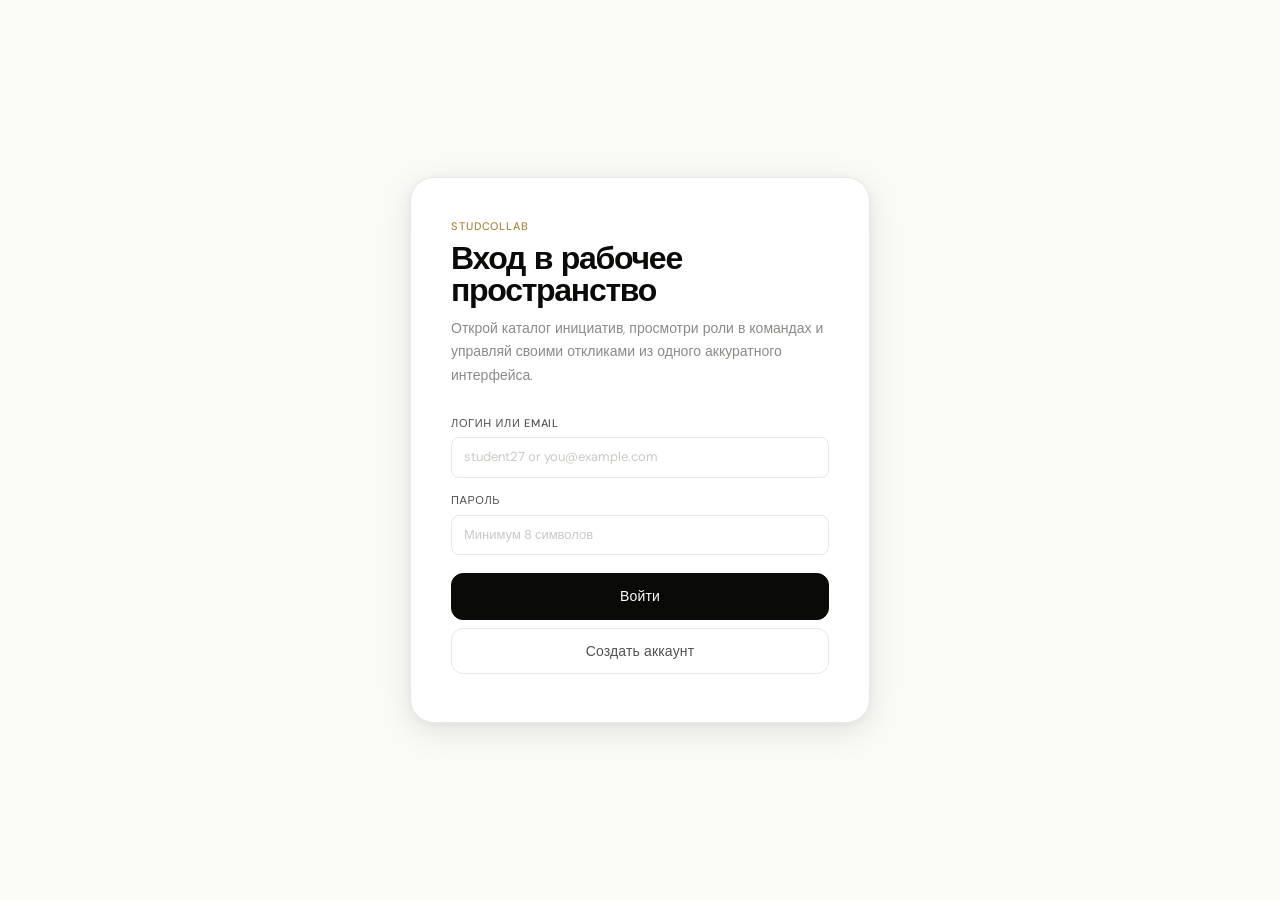
<file: static/login.html>
﻿<!DOCTYPE html>
<html lang="ru">
<head>
    <meta charset="UTF-8">
    <meta name="viewport" content="width=device-width, initial-scale=1.0">
    <title>Вход</title>
    <link rel="icon" type="image/png" href="/static/favicon.png">
    <link rel="preconnect" href="https://fonts.googleapis.com">
    <link rel="preconnect" href="https://fonts.gstatic.com" crossorigin>
    <link href="https://fonts.googleapis.com/css2?family=Syne:wght@400;500;600;700;800&family=DM+Sans:ital,opsz,wght@0,9..40,300;0,9..40,400;0,9..40,500;1,9..40,300&display=swap" rel="stylesheet">
    <link rel="stylesheet" href="/static/theme.css">
</head>
<body>
<main class="meridian-auth-shell">
    <section class="meridian-auth-card">
        <div class="meridian-section-label">StudCollab</div>
        <h1 class="meridian-auth-title">Вход в рабочее пространство</h1>
        <p class="meridian-auth-text">
            Открой каталог инициатив, просмотри роли в командах и управляй своими откликами из одного аккуратного интерфейса.
        </p>

        <form id="loginForm" class="meridian-auth-form">
            <div class="meridian-field-group">
                <label class="meridian-field-label" for="login">Логин или email</label>
                <input class="meridian-field-input" id="login" type="text" required placeholder="student27 or you@example.com">
            </div>
            <div class="meridian-field-group">
                <label class="meridian-field-label" for="password">Пароль</label>
                <input class="meridian-field-input" id="password" type="password" required placeholder="Минимум 8 символов">
            </div>
            <div class="meridian-auth-actions">
                <button class="meridian-btn meridian-btn-solid meridian-btn-lg" type="submit">Войти</button>
                <a class="meridian-btn meridian-btn-ghost meridian-btn-lg" href="/register">Создать аккаунт</a>
            </div>
        </form>

        <div class="message" id="errorBox"></div>
    </section>
</main>

<script src="/static/auth.js"></script>
<script>
    const API = window.location.origin;

    document.getElementById("loginForm").addEventListener("submit", async (event) => {
        event.preventDefault();
        const errorBox = document.getElementById("errorBox");
        errorBox.textContent = "";
        errorBox.className = "message";

        const payload = {
            login: document.getElementById("login").value.trim(),
            password: document.getElementById("password").value
        };

        try {
            const response = await fetch(`${API}/api/auth/login`, {
                method: "POST",
                headers: { "Content-Type": "application/json" },
                body: JSON.stringify(payload)
            });

            const data = await response.json().catch(() => ({}));
            if (!response.ok) {
                errorBox.textContent = data.detail || "Не удалось войти.";
                errorBox.classList.add("message-error");
                return;
            }

            if (window.setAccessToken && data.access_token) {
                window.setAccessToken(data.access_token);
            }
            window.location.href = "/";
        } catch (error) {
            errorBox.textContent = "Сетевая ошибка. Попробуй ещё раз.";
            errorBox.classList.add("message-error");
        }
    });
</script>
</body>
</html>
</file>
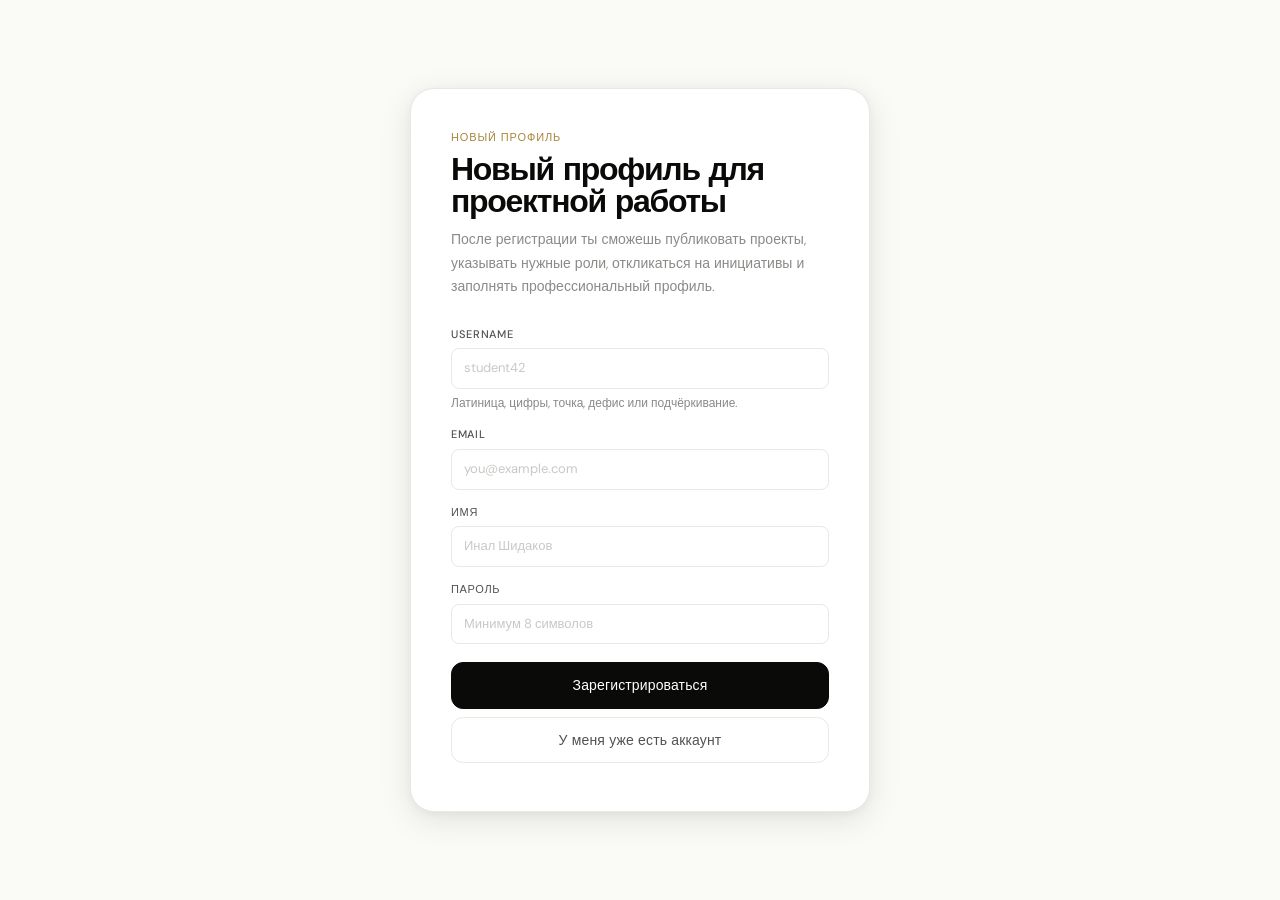
<file: static/register.html>
﻿<!DOCTYPE html>
<html lang="ru">
<head>
    <meta charset="UTF-8">
    <meta name="viewport" content="width=device-width, initial-scale=1.0">
    <title>Регистрация</title>
    <link rel="icon" type="image/png" href="/static/favicon.png">
    <link rel="preconnect" href="https://fonts.googleapis.com">
    <link rel="preconnect" href="https://fonts.gstatic.com" crossorigin>
    <link href="https://fonts.googleapis.com/css2?family=Syne:wght@400;500;600;700;800&family=DM+Sans:ital,opsz,wght@0,9..40,300;0,9..40,400;0,9..40,500;1,9..40,300&display=swap" rel="stylesheet">
    <link rel="stylesheet" href="/static/theme.css">
</head>
<body>
<main class="meridian-auth-shell">
    <section class="meridian-auth-card">
        <div class="meridian-section-label">Новый профиль</div>
        <h1 class="meridian-auth-title">Новый профиль для проектной работы</h1>
        <p class="meridian-auth-text">
            После регистрации ты сможешь публиковать проекты, указывать нужные роли, откликаться на инициативы и заполнять профессиональный профиль.
        </p>

        <form id="registerForm" class="meridian-auth-form">
            <div class="meridian-field-group">
                <label class="meridian-field-label" for="username">Username</label>
                <input class="meridian-field-input" id="username" type="text" required placeholder="student42">
                <div class="meridian-input-hint">Латиница, цифры, точка, дефис или подчёркивание.</div>
            </div>
            <div class="meridian-field-group">
                <label class="meridian-field-label" for="email">Email</label>
                <input class="meridian-field-input" id="email" type="email" required placeholder="you@example.com">
            </div>
            <div class="meridian-field-group">
                <label class="meridian-field-label" for="fullName">Имя</label>
                <input class="meridian-field-input" id="fullName" type="text" placeholder="Инал Шидаков">
            </div>
            <div class="meridian-field-group">
                <label class="meridian-field-label" for="password">Пароль</label>
                <input class="meridian-field-input" id="password" type="password" required placeholder="Минимум 8 символов">
            </div>
            <div class="meridian-auth-actions">
                <button class="meridian-btn meridian-btn-solid meridian-btn-lg" type="submit">Зарегистрироваться</button>
                <a class="meridian-btn meridian-btn-ghost meridian-btn-lg" href="/login">У меня уже есть аккаунт</a>
            </div>
        </form>

        <div class="message" id="errorBox"></div>
    </section>
</main>

<script>
    const API = window.location.origin;

    document.getElementById("registerForm").addEventListener("submit", async (event) => {
        event.preventDefault();
        const errorBox = document.getElementById("errorBox");
        errorBox.textContent = "";
        errorBox.className = "message";

        const payload = {
            username: document.getElementById("username").value.trim(),
            email: document.getElementById("email").value.trim(),
            full_name: document.getElementById("fullName").value.trim(),
            password: document.getElementById("password").value
        };

        try {
            const response = await fetch(`${API}/api/auth/register`, {
                method: "POST",
                headers: { "Content-Type": "application/json" },
                body: JSON.stringify(payload)
            });
            const data = await response.json().catch(() => ({}));

            if (!response.ok) {
                errorBox.textContent = data.detail || "Не удалось зарегистрироваться.";
                errorBox.classList.add("message-error");
                return;
            }

            window.location.href = "/login";
        } catch (error) {
            errorBox.textContent = "Сетевая ошибка. Попробуй ещё раз.";
            errorBox.classList.add("message-error");
        }
    });
</script>
</body>
</html>
</file>
<file: static/theme.css>
﻿:root {
    --c0: #0a0a09;
    --c1: #1a1a18;
    --c2: #2e2e2b;
    --c3: #525250;
    --c4: #8a8a87;
    --c5: #c8c8c4;
    --c6: #e8e8e4;
    --c7: #f4f4f0;
    --c8: #fafaf7;
    --c9: #ffffff;

    --gold:      #c9a84c;
    --gold-dim:  #a8863a;
    --gold-pale: #f5edd8;

    --success:      #2d7a4f;
    --success-soft: #e8f5ed;
    --warning:      #a06018;
    --warning-soft: #fdf3e0;
    --danger:       #b83030;
    --danger-soft:  #fbeaea;

    --serif: 'Syne', sans-serif;
    --sans:  'DM Sans', sans-serif;

    --r4:  4px;
    --r8:  8px;
    --r12: 12px;
    --r16: 16px;
    --r24: 24px;

    --shadow-sm: 0 1px 3px rgba(0,0,0,.06), 0 1px 2px rgba(0,0,0,.04);
    --shadow-md: 0 4px 16px rgba(0,0,0,.06), 0 1px 4px rgba(0,0,0,.04);
    --shadow-lg: 0 8px 32px rgba(0,0,0,.10), 0 2px 8px rgba(0,0,0,.04);

    --content-width: min(1180px, calc(100% - 48px));

    --t: .15s ease;
}

*, *::before, *::after {
    box-sizing: border-box;
    margin: 0;
    padding: 0;
}

html {
    scroll-behavior: smooth;
    -webkit-text-size-adjust: 100%;
}

body {
    font-family: var(--sans);
    font-size: 15px;
    line-height: 1.6;
    color: var(--c0);
    background: var(--c8);
    -webkit-font-smoothing: antialiased;
    -moz-osx-font-smoothing: grayscale;
}

img, svg {
    display: block;
    max-width: 100%;
}

button, input, textarea, select {
    font: inherit;
    color: inherit;
}

a {
    color: inherit;
    text-decoration: none;
}

.app-shell {
    width: var(--content-width);
    margin: 0 auto;
}

.page-grid {
    display: grid;
    grid-template-columns: 220px minmax(0, 1fr);
    min-height: calc(100vh - 56px);
}

.catalog-shell {
    display: grid;
    gap: 20px;
    padding: 32px 0 48px;
}

.stack {
    display: grid;
    gap: 16px;
}

.split-panel {
    display: grid;
    grid-template-columns: minmax(0, 1fr) 320px;
    gap: 20px;
}

.topbar {
    position: sticky;
    top: 0;
    z-index: 30;
    height: 56px;
    background: var(--c9);
    border-bottom: 1px solid var(--c6);
}

.topbar-row {
    width: var(--content-width);
    margin: 0 auto;
    height: 100%;
    display: flex;
    align-items: center;
    justify-content: space-between;
    gap: 16px;
}

.brand-lockup {
    display: flex;
    align-items: center;
    gap: 10px;
}

.brand-mark {
    width: 28px;
    height: 28px;
    background: var(--c0);
    border-radius: var(--r4);
    display: flex;
    align-items: center;
    justify-content: center;
    flex-shrink: 0;
}

.brand-copy strong {
    display: block;
    font-family: var(--serif);
    font-size: 15px;
    font-weight: 700;
    letter-spacing: 0.01em;
    color: var(--c0);
}

.brand-copy span {
    display: block;
    font-size: 12px;
    color: var(--c4);
}

.topbar-nav {
    display: flex;
    align-items: center;
    gap: 2px;
}

.nav-link {
    padding: 6px 12px;
    border-radius: var(--r8);
    font-size: 13px;
    font-weight: 400;
    color: var(--c3);
    background: none;
    border: none;
    cursor: pointer;
    transition: background var(--t), color var(--t);
}

.nav-link:hover {
    background: var(--c7);
    color: var(--c0);
}

.nav-link.active {
    background: var(--c7);
    color: var(--c0);
    font-weight: 500;
}

.topbar-actions {
    display: flex;
    align-items: center;
    gap: 8px;
}

.sidebar {
    border-right: 1px solid var(--c6);
    padding: 24px 0;
    background: var(--c9);
}

.sidebar-section {
    margin-bottom: 24px;
}

.sidebar-label {
    padding: 6px 20px;
    font-size: 11px;
    font-weight: 500;
    letter-spacing: 0.08em;
    text-transform: uppercase;
    color: var(--c5);
}

.sidebar-item {
    width: 100%;
    padding: 8px 20px;
    display: flex;
    align-items: center;
    gap: 10px;
    font-size: 13px;
    color: var(--c3);
    background: none;
    border: none;
    text-align: left;
    cursor: pointer;
    transition: background var(--t), color var(--t);
}

.sidebar-item:hover {
    background: var(--c7);
    color: var(--c0);
}

.sidebar-item.active {
    background: var(--c7);
    color: var(--c0);
    font-weight: 500;
}

.sidebar-item .dot {
    width: 6px;
    height: 6px;
    border-radius: 50%;
    background: var(--c5);
    flex-shrink: 0;
}

.sidebar-item.active .dot {
    background: var(--gold);
}

.sidebar-item .count {
    margin-left: auto;
    font-size: 11px;
    background: var(--c7);
    color: var(--c4);
    padding: 1px 7px;
    border-radius: 99px;
}

.hero {
    padding: 64px 0 56px;
    border-bottom: 1px solid var(--c6);
    background: var(--c9);
}

.hero-card {
    padding: 52px 48px 44px;
    background: var(--c9);
    border: 1px solid var(--c6);
    border-radius: var(--r24);
    box-shadow: var(--shadow-md);
}

.profile-hero-card {
    border: 1px solid var(--c6);
    border-radius: var(--r24);
    box-shadow: var(--shadow-md);
    overflow: hidden;
}

.profile-hero-layout {
    display: grid;
    grid-template-columns: minmax(0, 1fr) 340px;
}

.profile-hero-copy {
    padding: 40px;
}

.profile-hero-media {
    background: var(--c0);
    display: flex;
    align-items: flex-end;
    padding: 28px;
    min-height: 320px;
}

.eyebrow {
    display: inline-flex;
    align-items: center;
    gap: 6px;
    font-size: 11px;
    font-weight: 500;
    letter-spacing: 0.1em;
    text-transform: uppercase;
    color: var(--gold-dim);
    margin-bottom: 20px;
}

.eyebrow::before {
    content: '';
    width: 20px;
    height: 1px;
    background: var(--gold);
    display: block;
}

.hero-title {
    font-family: var(--serif);
    font-weight: 800;
    font-size: clamp(2.4rem, 5vw, 3.8rem);
    line-height: 1.0;
    letter-spacing: -0.03em;
    color: var(--c0);
    margin-bottom: 20px;
}

.hero-title em {
    font-style: normal;
    color: var(--c4);
}

.hero-text {
    font-size: 15px;
    line-height: 1.7;
    color: var(--c3);
    font-weight: 300;
    max-width: 440px;
    margin-bottom: 32px;
    white-space: pre-wrap;
    overflow-wrap: anywhere;
    word-break: break-word;
}

.hero-metrics {
    display: flex;
    gap: 32px;
    flex-wrap: wrap;
    margin-top: 40px;
    padding-top: 32px;
    border-top: 1px solid var(--c6);
}

.metric {
    display: grid;
    gap: 2px;
}

.metric strong {
    display: block;
    font-family: var(--serif);
    font-size: 1.8rem;
    font-weight: 700;
    letter-spacing: -0.04em;
    color: var(--c0);
}

.metric span {
    font-size: 12px;
    color: var(--c4);
    font-weight: 400;
    letter-spacing: 0.03em;
}

.button,
.button-link {
    display: inline-flex;
    align-items: center;
    justify-content: center;
    gap: 7px;
    padding: 9px 18px;
    min-height: 38px;
    border-radius: var(--r8);
    font-size: 13px;
    font-weight: 500;
    border: 1px solid var(--c6);
    background: var(--c9);
    color: var(--c2);
    cursor: pointer;
    text-decoration: none;
    transition: border-color var(--t), color var(--t), background var(--t), box-shadow var(--t);
    letter-spacing: 0.01em;
}

.button:hover,
.button-link:hover {
    border-color: var(--c4);
    color: var(--c0);
}

.button:disabled,
.button-link[aria-disabled="true"] {
    opacity: 0.42;
    cursor: not-allowed;
}

.button-primary,
.button-link.button-primary {
    background: var(--c0);
    border-color: var(--c0);
    color: var(--c9);
}

.button-primary:hover,
.button-link.button-primary:hover {
    background: var(--c1);
    border-color: var(--c1);
    color: var(--c9);
}

.button-secondary {
    background: var(--c7);
    border-color: transparent;
    color: var(--c2);
}

.button-secondary:hover {
    background: var(--c6);
    border-color: transparent;
    color: var(--c0);
}

.button-ghost {
    background: none;
    border-color: var(--c6);
    color: var(--c3);
}

.button-ghost:hover {
    background: var(--c7);
    border-color: var(--c6);
    color: var(--c0);
}

.button-danger {
    background: var(--danger-soft);
    border-color: transparent;
    color: var(--danger);
}

.button-danger:hover {
    background: #f5d0d0;
    color: var(--danger);
}

.button-sm {
    padding: 5px 12px;
    min-height: 30px;
    font-size: 12px;
    border-radius: var(--r8);
}

.button-lg {
    padding: 12px 24px;
    min-height: 48px;
    font-size: 15px;
    border-radius: var(--r12);
}

.button-row {
    display: flex;
    align-items: center;
    gap: 8px;
    flex-wrap: wrap;
}

.section-card {
    background: var(--c9);
    border: 1px solid var(--c6);
    border-radius: var(--r16);
    box-shadow: var(--shadow-sm);
    padding: 28px;
    position: relative;
    overflow: hidden;
}

.section-card::before {
    content: '';
    position: absolute;
    inset: 0 0 auto 0;
    height: 3px;
    background: var(--c0);
    opacity: 0.08;
}

.section-card--accent::before {
    background: var(--gold);
    opacity: 1;
}

.section-card h2,
.section-card h3 {
    font-family: var(--serif);
    font-size: 1.15rem;
    font-weight: 700;
    letter-spacing: -0.03em;
    margin-bottom: 4px;
}

.section-title-row {
    display: flex;
    align-items: flex-start;
    justify-content: space-between;
    gap: 16px;
    margin-bottom: 20px;
}

.section-title {
    font-family: var(--serif);
    font-size: 1.15rem;
    font-weight: 700;
    letter-spacing: -0.03em;
    color: var(--c0);
}

.section-subtitle,
.supporting-text {
    font-size: 13px;
    color: var(--c4);
    line-height: 1.6;
    margin-top: 2px;
}

.card-grid {
    display: grid;
    grid-template-columns: repeat(auto-fill, minmax(240px, 1fr));
    gap: 12px;
}

.project-card,
.info-card,
.application-card {
    position: relative;
    border-radius: var(--r12);
    border: 1px solid var(--c6);
    background: var(--c9);
    padding: 20px;
    overflow: hidden;
    transition: border-color var(--t), box-shadow var(--t), transform var(--t);
    cursor: pointer;
}

.project-card:hover,
.info-card:hover,
.application-card:hover {
    border-color: var(--c5);
    box-shadow: var(--shadow-md);
    transform: translateY(-2px);
}

.project-card::before,
.info-card::before,
.application-card::before {
    content: '';
    position: absolute;
    inset: 0 0 auto 0;
    height: 3px;
    background: var(--gold);
    opacity: 0.8;
}

.project-card h3,
.info-card h3,
.application-card h3 {
    font-family: var(--serif);
    font-size: 1rem;
    font-weight: 700;
    letter-spacing: -0.02em;
    margin-bottom: 6px;
    color: var(--c0);
}

.project-card p,
.info-card p,
.application-card p {
    font-size: 13px;
    color: var(--c3);
    line-height: 1.6;
}

.card-meta {
    margin-top: 12px;
    padding-top: 12px;
    border-top: 1px solid var(--c7);
    font-size: 12px;
    color: var(--c4);
    line-height: 1.6;
}

.empty-card {
    border: 1px dashed var(--c6);
    border-radius: var(--r12);
    padding: 32px 20px;
    text-align: center;
    background: var(--c8);
}

.empty-card p {
    font-size: 13px;
    color: var(--c4);
}

.table-card {
    background: var(--c9);
    border: 1px solid var(--c6);
    border-radius: var(--r12);
    overflow: hidden;
}

.table-head {
    padding: 16px 20px;
    border-bottom: 1px solid var(--c6);
    display: flex;
    align-items: center;
    justify-content: space-between;
    gap: 12px;
}

.table-title {
    font-size: 13px;
    font-weight: 500;
    color: var(--c0);
}

table {
    width: 100%;
    border-collapse: collapse;
}

thead th {
    padding: 10px 20px;
    text-align: left;
    font-size: 11px;
    font-weight: 500;
    letter-spacing: 0.06em;
    text-transform: uppercase;
    color: var(--c5);
    border-bottom: 1px solid var(--c6);
    white-space: nowrap;
}

tbody td {
    padding: 13px 20px;
    font-size: 13px;
    color: var(--c2);
    border-bottom: 1px solid var(--c7);
    vertical-align: middle;
}

tbody tr:last-child td {
    border-bottom: none;
}

tbody tr:hover td {
    background: var(--c8);
}

.table-name {
    font-weight: 500;
    color: var(--c0);
}

.table-sub {
    font-size: 11px;
    color: var(--c4);
    margin-top: 1px;
}

.field {
    display: grid;
    gap: 5px;
    margin-bottom: 14px;
}

.field label,
.field-label {
    font-size: 11px;
    font-weight: 500;
    letter-spacing: 0.06em;
    text-transform: uppercase;
    color: var(--c3);
}

.control,
.control-area,
.control-select {
    width: 100%;
    padding: 9px 12px;
    border: 1px solid var(--c6);
    border-radius: var(--r8);
    font-size: 13px;
    font-family: var(--sans);
    color: var(--c0);
    background: var(--c9);
    outline: none;
    transition: border-color var(--t), box-shadow var(--t);
}

.control::placeholder,
.control-area::placeholder {
    color: var(--c5);
}

.control:focus,
.control-area:focus,
.control-select:focus {
    border-color: var(--c3);
    box-shadow: 0 0 0 3px rgba(0,0,0,.06);
}

.control-area {
    min-height: 100px;
    resize: vertical;
}

.control-select {
    appearance: none;
    cursor: pointer;
}

.helper {
    font-size: 12px;
    color: var(--c4);
    line-height: 1.5;
}

.project-form-grid {
    display: grid;
    grid-template-columns: repeat(2, minmax(0, 1fr));
    gap: 12px 16px;
}

.field-span-2 {
    grid-column: 1 / -1;
}

.chip-row,
.chips {
    display: flex;
    flex-wrap: wrap;
    gap: 6px;
}

.chip {
    display: inline-flex;
    align-items: center;
    gap: 5px;
    padding: 5px 10px;
    border-radius: 99px;
    font-size: 11px;
    font-weight: 500;
    letter-spacing: 0.03em;
    border: 1px solid var(--c6);
    color: var(--c3);
    background: var(--c9);
    cursor: pointer;
    transition: border-color var(--t), background var(--t), color var(--t);
}

.chip:hover {
    border-color: var(--c4);
    color: var(--c0);
}

.chip.active,
.chip-active {
    background: var(--c0);
    border-color: var(--c0);
    color: var(--c9);
}

.chip-role {
    background: var(--gold-pale);
    border-color: transparent;
    color: var(--gold-dim);
}

.chip-muted {
    background: var(--c7);
    border-color: transparent;
    color: var(--c4);
}

.pill {
    display: inline-flex;
    align-items: center;
    gap: 4px;
    padding: 3px 9px;
    border-radius: 99px;
    font-size: 11px;
    font-weight: 500;
    letter-spacing: 0.02em;
}

.pill-green,
.status-accepted  { background: var(--success-soft); color: var(--success); }
.pill-amber,
.status-active    { background: var(--warning-soft); color: var(--warning); }
.pill-red,
.status-rejected  { background: var(--danger-soft);  color: var(--danger);  }
.pill-gray,
.status-new,
.status-archived  { background: var(--c7);           color: var(--c4);      }

.status {
    display: inline-flex;
    align-items: center;
    gap: 5px;
    font-size: 12px;
    font-weight: 500;
}

.status::before {
    content: '';
    width: 5px;
    height: 5px;
    border-radius: 50%;
    flex-shrink: 0;
}

.status-ok  { color: var(--success); }
.status-ok::before  { background: var(--success); }
.status-warn { color: var(--warning); }
.status-warn::before { background: var(--warning); }
.status-idle { color: var(--c4); }
.status-idle::before { background: var(--c5); }

.notification-host {
    position: relative;
}

.notification-wrap {
    position: relative;
    z-index: 60;
}

.notification-trigger {
    display: inline-flex;
    align-items: center;
    gap: 8px;
    padding: 6px 14px;
    min-height: 38px;
    border-radius: var(--r8);
    border: 1px solid var(--c6);
    background: var(--c9);
    color: var(--c2);
    font-size: 13px;
    font-weight: 500;
    cursor: pointer;
    transition: border-color var(--t), color var(--t);
}

.notification-trigger:hover,
.notification-wrap.is-open .notification-trigger {
    border-color: var(--c4);
    color: var(--c0);
}

.notification-badge {
    min-width: 18px;
    height: 18px;
    padding: 0 5px;
    border-radius: 99px;
    background: var(--c0);
    color: var(--c9);
    font-size: 10px;
    font-weight: 700;
    display: inline-flex;
    align-items: center;
    justify-content: center;
}

.notification-panel {
    position: absolute;
    top: calc(100% + 8px);
    right: 0;
    width: min(320px, calc(100vw - 24px));
    background: var(--c9);
    border: 1px solid var(--c6);
    border-radius: var(--r12);
    box-shadow: var(--shadow-lg);
    overflow: hidden;
    z-index: 70;
    opacity: 0;
    visibility: hidden;
    pointer-events: none;
    transform: translateY(6px);
    transition: opacity var(--t), transform var(--t), visibility var(--t);
}

.notification-panel.is-visible {
    opacity: 1;
    visibility: visible;
    pointer-events: auto;
    transform: translateY(0);
}

.notification-panel-head {
    display: flex;
    align-items: center;
    justify-content: space-between;
    gap: 12px;
    padding: 14px 16px;
    border-bottom: 1px solid var(--c6);
}

.notification-panel-head span {
    font-size: 13px;
    font-weight: 500;
    color: var(--c0);
}

.notification-list {
    display: grid;
    max-height: 380px;
    overflow-y: auto;
}

.notification-item {
    padding: 14px 16px;
    border-bottom: 1px solid var(--c7);
    background: transparent;
    border-left: none;
    border-right: none;
    border-top: none;
    text-align: left;
    cursor: pointer;
    transition: background var(--t);
}

.notification-item:last-child {
    border-bottom: none;
}

.notification-item:hover {
    background: var(--c8);
}

.notification-item.is-unread {
    background: var(--c8);
}

.notification-item-head {
    display: flex;
    align-items: flex-start;
    justify-content: space-between;
    gap: 10px;
    margin-bottom: 3px;
}

.notification-item-head strong {
    font-size: 13px;
    font-weight: 500;
    color: var(--c0);
    display: flex;
    align-items: center;
    gap: 6px;
}

.notification-unread-dot {
    width: 6px;
    height: 6px;
    border-radius: 50%;
    background: var(--gold);
    flex-shrink: 0;
}

.notification-item-head span {
    font-size: 11px;
    color: var(--c5);
    white-space: nowrap;
    flex-shrink: 0;
}

.notification-item p {
    margin: 0;
    font-size: 12px;
    color: var(--c4);
    line-height: 1.55;
}

.notification-empty {
    padding: 24px;
    text-align: center;
    font-size: 13px;
    color: var(--c4);
}

.avatar {
    display: inline-flex;
    align-items: center;
    justify-content: center;
    width: 28px;
    height: 28px;
    border-radius: var(--r4);
    background: var(--c7);
    font-size: 11px;
    font-weight: 600;
    color: var(--c3);
    flex-shrink: 0;
}

.avatar-lg {
    width: 44px;
    height: 44px;
    border-radius: var(--r8);
    font-size: 15px;
}

.avatar-circle {
    border-radius: 50%;
}

.auth-shell {
    min-height: 100vh;
    display: grid;
    place-items: center;
    padding: 24px;
    background: var(--c8);
}

.auth-card {
    width: min(100%, 440px);
    background: var(--c9);
    border: 1px solid var(--c6);
    border-radius: var(--r24);
    box-shadow: var(--shadow-lg);
    padding: 36px;
}

.auth-title {
    font-family: var(--serif);
    font-size: 2.2rem;
    font-weight: 800;
    line-height: 1.0;
    letter-spacing: -0.04em;
    margin-bottom: 10px;
    color: var(--c0);
}

.auth-subtitle {
    font-size: 14px;
    color: var(--c4);
    line-height: 1.6;
    margin-bottom: 28px;
    font-weight: 300;
}

.auth-footer {
    margin-top: 20px;
    font-size: 13px;
    color: var(--c4);
    text-align: center;
}

.auth-footer a {
    color: var(--c0);
    font-weight: 500;
    text-decoration: underline;
    text-underline-offset: 2px;
}

.catalog-filters {
    display: flex;
    align-items: center;
    gap: 8px;
    flex-wrap: wrap;
    margin-bottom: 16px;
}

.pager {
    display: flex;
    justify-content: flex-end;
    align-items: center;
    gap: 8px;
    margin-top: 20px;
}

.pager-info {
    font-size: 12px;
    color: var(--c4);
    margin-right: auto;
}

.message {
    font-size: 13px;
    line-height: 1.5;
    margin-top: 8px;
}

.message-success { color: var(--success); }
.message-error   { color: var(--danger);  }
.message-warning { color: var(--warning); }

.muted { color: var(--c4); }
.text-sm { font-size: 13px; }
.text-xs { font-size: 11px; }
.font-mono { font-family: 'Menlo', 'Monaco', 'Consolas', monospace; }
.font-serif { font-family: var(--serif); }
.font-medium { font-weight: 500; }
.font-bold { font-weight: 700; }
.truncate { overflow: hidden; text-overflow: ellipsis; white-space: nowrap; }

.divider {
    height: 1px;
    background: var(--c6);
    margin: 0;
}

.sr-only {
    position: absolute;
    width: 1px;
    height: 1px;
    padding: 0;
    margin: -1px;
    overflow: hidden;
    clip: rect(0,0,0,0);
    white-space: nowrap;
    border: 0;
}

.fade-up {
    animation: fadeUp 0.35s ease both;
}

@keyframes fadeUp {
    from { opacity: 0; transform: translateY(10px); }
    to   { opacity: 1; transform: translateY(0); }
}

.delay-1 { animation-delay: .05s; }
.delay-2 { animation-delay: .10s; }
.delay-3 { animation-delay: .15s; }
.delay-4 { animation-delay: .20s; }
.delay-5 { animation-delay: .25s; }

.footer {
    padding: 24px 0;
    display: flex;
    align-items: center;
    justify-content: space-between;
    gap: 16px;
    background: var(--c9);
    border-top: 1px solid var(--c6);
}

.footer-brand {
    font-family: var(--serif);
    font-size: 13px;
    font-weight: 700;
    color: var(--c0);
}

.footer-links {
    display: flex;
    gap: 20px;
}

.footer-link {
    font-size: 12px;
    color: var(--c4);
    cursor: pointer;
    transition: color var(--t);
}

.footer-link:hover {
    color: var(--c0);
}

@media (max-width: 1024px) {
    .page-grid {
        grid-template-columns: 1fr;
    }

    .split-panel {
        grid-template-columns: 1fr;
    }

    .profile-hero-layout {
        grid-template-columns: 1fr;
    }

    .project-form-grid {
        grid-template-columns: 1fr;
    }

    .field-span-2 {
        grid-column: auto;
    }

    .sidebar {
        border-right: none;
        border-bottom: 1px solid var(--c6);
        padding: 16px 0;
    }
}

@media (max-width: 720px) {
    :root {
        --content-width: calc(100% - 24px);
    }

    .topbar-row {
        flex-wrap: wrap;
        height: auto;
        padding: 12px 0;
        gap: 10px;
    }

    .topbar-nav {
        flex-wrap: wrap;
    }

    .hero-card,
    .section-card,
    .auth-card {
        padding: 22px;
        border-radius: var(--r16);
    }

    .hero-title {
        font-size: 2.2rem;
    }

    .hero-metrics {
        gap: 20px;
    }

    .card-grid {
        grid-template-columns: 1fr;
    }

    .catalog-filters {
        flex-direction: column;
        align-items: stretch;
    }

    .notification-panel {
        right: auto;
        left: 0;
        width: min(calc(100vw - 24px), 320px);
    }

    .section-title-row {
        flex-direction: column;
        align-items: flex-start;
    }

    .footer {
        flex-direction: column;
        align-items: flex-start;
        gap: 12px;
    }

    .pager {
        justify-content: center;
    }
}

.meridian-topbar {
    position: sticky;
    top: 0;
    z-index: 30;
    height: 56px;
    background: var(--c9);
    border-bottom: 1px solid var(--c6);
}

.meridian-topbar-row {
    width: var(--content-width);
    margin: 0 auto;
    height: 100%;
    display: flex;
    align-items: center;
    justify-content: space-between;
    gap: 16px;
}

.meridian-topbar-actions {
    display: flex;
    align-items: center;
    gap: 8px;
}

.meridian-user-menu {
    position: relative;
}

.meridian-user-menu-trigger {
    gap: 8px;
}

.meridian-user-menu-trigger.active,
.meridian-user-menu-trigger:hover {
    background: var(--c7);
    border-color: var(--c5);
}

.meridian-user-menu-trigger-text {
    max-width: 140px;
    overflow: hidden;
    text-overflow: ellipsis;
    white-space: nowrap;
}

.meridian-user-menu-trigger-caret {
    width: 7px;
    height: 7px;
    border-right: 1.5px solid currentColor;
    border-bottom: 1.5px solid currentColor;
    transform: rotate(45deg) translateY(-2px);
    transition: transform var(--t);
    opacity: 0.6;
    flex-shrink: 0;
}

.meridian-user-menu.is-open .meridian-user-menu-trigger-caret {
    transform: rotate(225deg) translateY(-1px);
}

.meridian-user-menu-panel {
    position: absolute;
    top: calc(100% + 10px);
    right: 0;
    min-width: 224px;
    padding: 8px;
    display: grid;
    gap: 3px;
    background: var(--c9);
    border: 1px solid var(--c6);
    border-radius: var(--r16);
    box-shadow: 0 8px 32px rgba(0,0,0,.10), 0 2px 8px rgba(0,0,0,.06), 0 0 0 1px rgba(0,0,0,.03);
    z-index: 80;
    transform-origin: top right;
    opacity: 0;
    transform: scale(.96) translateY(-6px);
    pointer-events: none;
    transition: opacity .16s cubic-bezier(.2,.8,.4,1), transform .16s cubic-bezier(.2,.8,.4,1);
}

.meridian-user-menu-panel.visible {
    opacity: 1;
    transform: scale(1) translateY(0);
    pointer-events: all;
}

.meridian-user-menu-item {
    width: 100%;
    display: flex;
    align-items: center;
    justify-content: flex-start;
    padding: 11px 12px;
    border: 0;
    border-radius: var(--r8);
    background: var(--c8);
    color: var(--c2);
    font-size: 13px;
    font-weight: 500;
    text-decoration: none;
    text-align: left;
    cursor: pointer;
    transition: background var(--t), color var(--t), transform var(--t);
}

.meridian-user-menu-item:hover {
    background: var(--c7);
    color: var(--c0);
}

.meridian-user-menu-header {
    display: flex;
    align-items: center;
    gap: 12px;
    padding: 10px 12px 12px;
}

.meridian-user-menu-avatar {
    width: 36px;
    height: 36px;
    border-radius: var(--r8);
    background: var(--c0);
    color: var(--c9);
    font-size: 13px;
    font-weight: 700;
    letter-spacing: .04em;
    display: flex;
    align-items: center;
    justify-content: center;
    flex-shrink: 0;
}

.meridian-user-menu-avatar.has-photo {
    background-color: var(--c7);
    background-size: cover;
    background-position: center;
    background-repeat: no-repeat;
}

.meridian-user-menu-info strong {
    display: block;
    font-size: 13px;
    font-weight: 600;
    color: var(--c0);
}

.meridian-user-menu-role {
    font-size: 11px;
    color: var(--c4);
}

.meridian-user-menu-divider {
    height: 1px;
    background: var(--c6);
    margin: 3px 0;
}

.meridian-user-menu-item-inner {
    display: flex;
    align-items: center;
    gap: 9px;
}

.meridian-user-menu-item-icon {
    width: 15px;
    height: 15px;
    opacity: 0.6;
    transition: opacity var(--t);
}

.meridian-user-menu-item:hover .meridian-user-menu-item-icon {
    opacity: 1;
}

.meridian-user-menu-item-arrow {
    width: 14px;
    height: 14px;
    opacity: 0;
    color: var(--c4);
    transition: opacity var(--t), transform var(--t);
}

.meridian-user-menu-item:hover .meridian-user-menu-item-arrow {
    opacity: 1;
    transform: translateX(2px);
}

.meridian-user-menu-item-danger {
    color: var(--danger);
}

.meridian-user-menu-item-danger:hover {
    background: var(--danger-soft);
    color: var(--danger);
}

.meridian-brand {
    display: flex;
    align-items: center;
    gap: 10px;
    text-decoration: none;
}

.meridian-brand-mark {
    width: 32px;
    height: 32px;
    border-radius: var(--r8);
    display: flex;
    align-items: center;
    justify-content: center;
    flex-shrink: 0;
    overflow: hidden;
}

.meridian-brand-mark img {
    width: 100%;
    height: 100%;
    object-fit: cover;
}

.meridian-brand-copy strong {
    display: block;
    font-family: var(--serif);
    font-size: 15px;
    font-weight: 700;
    letter-spacing: 0.01em;
    color: var(--c0);
}

.meridian-brand-copy span {
    display: block;
    font-size: 12px;
    color: var(--c4);
}

.meridian-nav {
    display: flex;
    align-items: center;
    gap: 2px;
}

.meridian-nav-link {
    padding: 6px 12px;
    border-radius: var(--r8);
    font-size: 13px;
    font-weight: 400;
    color: var(--c3);
    transition: background var(--t), color var(--t);
}

.meridian-nav-link:hover {
    background: var(--c7);
    color: var(--c0);
}

.meridian-nav-link.active {
    background: var(--c7);
    color: var(--c0);
    font-weight: 500;
}

.meridian-btn {
    display: inline-flex;
    align-items: center;
    justify-content: center;
    gap: 7px;
    padding: 7px 16px;
    min-height: 36px;
    border-radius: var(--r8);
    font-size: 13px;
    font-weight: 500;
    border: 1px solid var(--c6);
    background: var(--c9);
    color: var(--c2);
    cursor: pointer;
    text-decoration: none;
    transition: border-color var(--t), color var(--t), background var(--t), box-shadow var(--t);
    letter-spacing: 0.01em;
    white-space: nowrap;
}

.meridian-btn:hover {
    border-color: var(--c4);
    color: var(--c0);
}

.meridian-btn:disabled {
    opacity: 0.42;
    cursor: not-allowed;
}

.meridian-btn-solid {
    background: var(--c0);
    border-color: var(--c0);
    color: var(--c9);
}

.meridian-btn-solid:hover {
    background: var(--c1);
    border-color: var(--c1);
    color: var(--c9);
}

.meridian-btn-ghost {
    background: none;
    border-color: var(--c6);
    color: var(--c3);
}

.meridian-btn-ghost:hover {
    background: var(--c7);
    border-color: var(--c6);
    color: var(--c0);
}

.meridian-btn-danger {
    background: var(--danger-soft);
    border-color: transparent;
    color: var(--danger);
}

.meridian-btn-danger:hover {
    background: #f5d0d0;
    color: var(--danger);
}

.meridian-btn-lg {
    padding: 11px 22px;
    min-height: 46px;
    font-size: 14px;
    border-radius: var(--r12);
}

.meridian-shell {
    width: var(--content-width);
    margin: 0 auto;
    padding-bottom: 64px;
}

.meridian-page {
    padding-top: 0;
}

.meridian-page-grid {
    display: grid;
    grid-template-columns: minmax(0, 1fr) 340px;
    gap: 20px;
    align-items: start;
    margin-top: 20px;
}

.meridian-page-grid-wide-aside {
    grid-template-columns: minmax(0, 1fr) minmax(360px, 400px);
}

.meridian-main {
    display: grid;
    grid-template-columns: 220px minmax(0, 1fr);
    gap: 0;
    min-height: calc(100vh - 56px);
}

.meridian-content-col {
    display: grid;
    gap: 20px;
    align-content: start;
}

.meridian-hero {
    padding: 52px 0 40px;
    border-bottom: 1px solid var(--c6);
    background: var(--c9);
    margin-bottom: 0;
}

.meridian-hero-inner {
    width: var(--content-width);
    margin: 0 auto;
}

.meridian-hero-eyebrow {
    display: inline-flex;
    align-items: center;
    gap: 8px;
    font-size: 11px;
    font-weight: 500;
    letter-spacing: 0.1em;
    text-transform: uppercase;
    color: var(--gold-dim);
    margin-bottom: 18px;
}

.meridian-hero-eyebrow::before {
    content: '';
    width: 20px;
    height: 1px;
    background: var(--gold);
    display: block;
}

.meridian-hero-title {
    font-family: var(--serif);
    font-weight: 800;
    font-size: clamp(2.4rem, 5vw, 3.6rem);
    line-height: 1.0;
    letter-spacing: -0.03em;
    color: var(--c0);
    margin-bottom: 16px;
}

.meridian-hero-title em {
    font-style: normal;
    color: var(--c4);
}

.meridian-hero-sub {
    font-size: 15px;
    line-height: 1.7;
    color: var(--c3);
    font-weight: 300;
    max-width: 520px;
    margin-bottom: 28px;
}

.meridian-hero-actions {
    display: flex;
    gap: 10px;
    flex-wrap: wrap;
    margin-bottom: 40px;
}

.meridian-hero-metrics {
    display: flex;
    gap: 36px;
    flex-wrap: wrap;
    padding-top: 28px;
    border-top: 1px solid var(--c6);
}

.meridian-hero-metric {
    display: grid;
    gap: 2px;
}

.meridian-hero-metric-value {
    display: block;
    font-family: var(--serif);
    font-size: 2rem;
    font-weight: 700;
    letter-spacing: -0.04em;
    color: var(--c0);
}

.meridian-hero-metric-label {
    display: block;
    font-size: 12px;
    color: var(--c4);
    font-weight: 400;
}

.meridian-page-header {
    padding: 40px 0 32px;
    border-bottom: 1px solid var(--c6);
}

.meridian-page-title {
    font-family: var(--sans);
    font-weight: 800;
    font-size: clamp(1.8rem, 4vw, 2.8rem);
    line-height: 1.12;
    letter-spacing: 0;
    word-break: break-word;
    overflow-wrap: anywhere;
    color: var(--c0);
    margin-bottom: 10px;
    margin-top: 6px;
}

.meridian-page-subtitle {
    font-size: 14px;
    line-height: 1.7;
    color: var(--c3);
    font-weight: 300;
    max-width: 600px;
}

.meridian-sidebar {
    border-right: 1px solid var(--c6);
    padding: 24px 0;
    background: var(--c9);
    position: sticky;
    top: 56px;
    max-height: calc(100vh - 56px);
    overflow-y: auto;
}

.meridian-sidebar-section {
    margin-bottom: 24px;
}

.meridian-sidebar-label {
    padding: 6px 20px;
    font-size: 11px;
    font-weight: 500;
    letter-spacing: 0.08em;
    text-transform: uppercase;
    color: var(--c5);
}

.meridian-sidebar-item {
    width: 100%;
    padding: 8px 20px;
    display: flex;
    align-items: center;
    gap: 10px;
    font-size: 13px;
    color: var(--c3);
    background: none;
    border: none;
    text-align: left;
    cursor: pointer;
    transition: background var(--t), color var(--t);
    text-decoration: none;
}

.meridian-sidebar-item:hover {
    background: var(--c7);
    color: var(--c0);
}

.meridian-sidebar-item.active {
    background: var(--c7);
    color: var(--c0);
    font-weight: 500;
}

.meridian-sidebar-dot {
    width: 6px;
    height: 6px;
    border-radius: 50%;
    background: var(--c5);
    flex-shrink: 0;
}

.meridian-sidebar-item.active .meridian-sidebar-dot {
    background: var(--gold);
}

.meridian-sidebar-count {
    margin-left: auto;
    font-size: 11px;
    background: var(--c7);
    color: var(--c4);
    padding: 1px 7px;
    border-radius: 99px;
}

.meridian-sidebar-note {
    padding: 6px 20px;
    font-size: 12px;
    color: var(--c4);
    line-height: 1.5;
}

.meridian-sidebar-team {
    display: grid;
    gap: 8px;
    padding: 0 20px;
}

.meridian-sidebar-team-project {
    display: grid;
    gap: 8px;
}

.meridian-sidebar-team-project + .meridian-sidebar-team-project {
    padding-top: 10px;
    border-top: 1px solid var(--c7);
}

.meridian-sidebar-team-group + .meridian-sidebar-team-group {
    margin-top: 12px;
}

.meridian-sidebar-team-group-label {
    margin-bottom: 8px;
    color: var(--c4);
    font-size: 11px;
    font-weight: 700;
    letter-spacing: 0.12em;
    text-transform: uppercase;
}

.meridian-sidebar-team-project-link {
    display: inline-flex;
    align-items: center;
    width: fit-content;
    max-width: 100%;
    padding: 5px 10px;
    border-radius: 999px;
    background: var(--c7);
    color: var(--c2);
    font-size: 11px;
    font-weight: 500;
    letter-spacing: 0.02em;
    transition: background var(--t), color var(--t);
}

.meridian-sidebar-team-project-link:hover {
    background: var(--c6);
    color: var(--c0);
}

.meridian-sidebar-team-members {
    display: grid;
    gap: 8px;
}

.meridian-sidebar-member {
    padding: 10px 12px;
    border: 1px solid var(--c6);
    border-radius: var(--r8);
    background: var(--c9);
}

.meridian-sidebar-member strong {
    display: block;
    font-size: 13px;
    font-weight: 500;
    color: var(--c0);
    line-height: 1.3;
}

.meridian-sidebar-member span {
    display: block;
    margin-top: 2px;
    font-size: 12px;
    color: var(--c4);
    line-height: 1.45;
}

.meridian-sidebar-member-owner {
    background: var(--panel-2);
}

.meridian-content {
    padding: 24px 0 24px 24px;
    display: grid;
    gap: 20px;
    align-content: start;
}

.meridian-content-header {
    display: flex;
    align-items: flex-start;
    justify-content: space-between;
    gap: 16px;
    margin-bottom: 4px;
}

.meridian-content-title {
    font-family: var(--serif);
    font-size: 1.05rem;
    font-weight: 700;
    letter-spacing: -0.02em;
    color: var(--c0);
}

.meridian-content-sub {
    font-size: 13px;
    color: var(--c4);
    margin-top: 2px;
    line-height: 1.6;
}

.meridian-content-actions {
    display: flex;
    align-items: center;
    gap: 8px;
    flex-shrink: 0;
}

.meridian-panel {
    background: var(--c9);
    border: 1px solid var(--c6);
    border-radius: var(--r16);
    box-shadow: var(--shadow-sm);
    overflow: hidden;
}

.meridian-panel-head {
    display: flex;
    align-items: flex-start;
    justify-content: space-between;
    gap: 16px;
    padding: 20px 24px 16px;
    border-bottom: 1px solid var(--c7);
}

.meridian-panel > .meridian-form-grid,
.meridian-panel > .meridian-list,
.meridian-panel > .meridian-section-actions {
    padding: 20px 24px;
}

.meridian-section {
    display: grid;
    gap: 16px;
}

.meridian-section-head {
    display: flex;
    align-items: flex-start;
    justify-content: space-between;
    gap: 16px;
}

.meridian-section-label {
    font-size: 11px;
    font-weight: 500;
    letter-spacing: 0.08em;
    text-transform: uppercase;
    color: var(--gold-dim);
    margin-bottom: 4px;
}

.meridian-section-title {
    font-family: var(--serif);
    font-size: 1.15rem;
    font-weight: 700;
    letter-spacing: -0.03em;
    color: var(--c0);
}

.meridian-section-body {
    font-size: 13px;
    color: var(--c4);
    line-height: 1.6;
}

.meridian-section-actions {
    display: flex;
    align-items: center;
    gap: 8px;
    flex-wrap: wrap;
}

.meridian-side-panel {
    display: grid;
    gap: 16px;
    align-content: start;
}

.meridian-side-panel-wide {
    width: 100%;
    max-width: 400px;
}

.meridian-form-grid {
    display: grid;
    grid-template-columns: repeat(2, minmax(0, 1fr));
    gap: 12px 16px;
}

.meridian-field-group {
    display: grid;
    gap: 5px;
}

.meridian-field-span-2 {
    grid-column: 1 / -1;
}

.meridian-field-label {
    font-size: 11px;
    font-weight: 500;
    letter-spacing: 0.06em;
    text-transform: uppercase;
    color: var(--c3);
}

.meridian-field-input,
.meridian-field-textarea,
.meridian-field-select {
    width: 100%;
    padding: 9px 12px;
    border: 1px solid var(--c6);
    border-radius: var(--r8);
    font-size: 13px;
    font-family: var(--sans);
    color: var(--c0);
    background: var(--c9);
    outline: none;
    transition: border-color var(--t), box-shadow var(--t);
}

.meridian-field-input::placeholder,
.meridian-field-textarea::placeholder {
    color: var(--c5);
}

.meridian-field-input:focus,
.meridian-field-textarea:focus,
.meridian-field-select:focus {
    border-color: var(--c3);
    box-shadow: 0 0 0 3px rgba(0,0,0,.06);
}

.meridian-field-textarea {
    min-height: 100px;
    resize: vertical;
}

.meridian-field-select {
    appearance: none;
    cursor: pointer;
}

.meridian-input-hint {
    font-size: 12px;
    color: var(--c4);
    line-height: 1.5;
}

.meridian-card-grid {
    display: grid;
    grid-template-columns: repeat(auto-fill, minmax(220px, 1fr));
    gap: 12px;
}

.meridian-stat-card {
    background: var(--c9);
    border: 1px solid var(--c6);
    border-radius: var(--r12);
    padding: 20px;
    box-shadow: var(--shadow-sm);
    position: relative;
    overflow: hidden;
}

.meridian-stat-card::before {
    content: '';
    position: absolute;
    inset: 0 0 auto 0;
    height: 3px;
    background: var(--gold);
    opacity: 0.7;
}

.meridian-stat-top {
    display: flex;
    align-items: center;
    justify-content: space-between;
    margin-bottom: 14px;
}

.meridian-stat-icon {
    width: 32px;
    height: 32px;
    background: var(--c7);
    border-radius: var(--r8);
    display: flex;
    align-items: center;
    justify-content: center;
    color: var(--c3);
}

.meridian-stat-icon svg {
    width: 15px;
    height: 15px;
}

.meridian-stat-number {
    font-family: var(--serif);
    font-size: 2.4rem;
    font-weight: 700;
    letter-spacing: -0.04em;
    color: var(--c0);
    line-height: 1;
    margin-bottom: 4px;
}

.meridian-stat-label {
    font-size: 13px;
    color: var(--c3);
    font-weight: 400;
}

.meridian-stat-meta {
    font-size: 12px;
    color: var(--c4);
    margin-top: 4px;
}

.meridian-project-grid {
    display: grid;
    grid-template-columns: repeat(auto-fill, minmax(240px, 1fr));
    gap: 12px;
}

.meridian-project-card {
    position: relative;
    background: var(--c9);
    border: 1px solid var(--c6);
    border-radius: var(--r12);
    padding: 20px;
    overflow: hidden;
    transition: border-color var(--t), box-shadow var(--t), transform var(--t);
}

.meridian-project-card:hover {
    border-color: var(--c5);
    box-shadow: var(--shadow-md);
    transform: translateY(-2px);
}

.meridian-project-card::before {
    content: '';
    position: absolute;
    inset: 0 0 auto 0;
    height: 3px;
    background: var(--gold);
    opacity: 0.8;
}

.meridian-project-card-top {
    display: flex;
    align-items: center;
    justify-content: space-between;
    margin-bottom: 12px;
}

.meridian-project-icon {
    width: 30px;
    height: 30px;
    background: var(--c7);
    border-radius: var(--r8);
    display: flex;
    align-items: center;
    justify-content: center;
    color: var(--c4);
}

.meridian-project-icon svg {
    width: 15px;
    height: 15px;
}

.meridian-project-card-title {
    font-family: var(--sans);
    font-size: 1rem;
    font-weight: 700;
    line-height: 1.3;
    letter-spacing: 0;
    word-break: break-word;
    overflow-wrap: anywhere;
    color: var(--c0);
    margin-bottom: 6px;
}

.meridian-project-card-text {
    font-size: 13px;
    color: var(--c3);
    line-height: 1.6;
    margin-bottom: 12px;
    display: -webkit-box;
    -webkit-line-clamp: 3;
    -webkit-box-orient: vertical;
    overflow: hidden;
}

.meridian-project-card-meta {
    display: flex;
    justify-content: space-between;
    font-size: 12px;
    color: var(--c4);
    margin-top: 12px;
    padding-top: 12px;
    border-top: 1px solid var(--c7);
}

.meridian-project-card-actions {
    display: flex;
    gap: 8px;
    margin-top: 14px;
}

.meridian-table-card {
    background: var(--c9);
    border: 1px solid var(--c6);
    border-radius: var(--r12);
    overflow: hidden;
}

.meridian-table-head {
    padding: 14px 20px;
    border-bottom: 1px solid var(--c6);
    display: flex;
    align-items: center;
    justify-content: space-between;
    gap: 12px;
}

.meridian-table-title {
    font-size: 13px;
    font-weight: 500;
    color: var(--c0);
}

.meridian-table-wrap {
    overflow-x: auto;
}

.meridian-table {
    width: 100%;
    border-collapse: collapse;
}

.meridian-table thead th {
    padding: 10px 20px;
    text-align: left;
    font-size: 11px;
    font-weight: 500;
    letter-spacing: 0.06em;
    text-transform: uppercase;
    color: var(--c5);
    border-bottom: 1px solid var(--c6);
    white-space: nowrap;
}

.meridian-table tbody td {
    padding: 13px 20px;
    font-size: 13px;
    color: var(--c2);
    border-bottom: 1px solid var(--c7);
    vertical-align: middle;
}

.meridian-table tbody tr:last-child td {
    border-bottom: none;
}

.meridian-table tbody tr:hover td {
    background: var(--c8);
}

.meridian-table-name {
    font-weight: 500;
    color: var(--c0);
}

.meridian-table-link {
    text-decoration: none;
    transition: color var(--t);
}

.meridian-table-link:hover {
    color: var(--gold-dim);
}

.meridian-table-sub {
    font-size: 11px;
    color: var(--c4);
    margin-top: 1px;
}

.meridian-chip-row {
    display: flex;
    flex-wrap: wrap;
    gap: 6px;
}

.meridian-chip {
    display: inline-flex;
    align-items: center;
    gap: 5px;
    padding: 4px 10px;
    border-radius: 99px;
    font-size: 11px;
    font-weight: 500;
    letter-spacing: 0.02em;
    border: 1px solid var(--c6);
    color: var(--c3);
    background: var(--c9);
    transition: border-color var(--t), background var(--t), color var(--t);
}

.meridian-chip-button {
    cursor: pointer;
}

.meridian-chip-button:hover {
    border-color: var(--c4);
    color: var(--c0);
}

.meridian-chip-active {
    background: var(--c0);
    border-color: var(--c0);
    color: var(--c9);
}

.meridian-chip-gold {
    background: var(--gold-pale);
    border-color: transparent;
    color: var(--gold-dim);
}

.meridian-chip-role {
    background: var(--gold-pale);
    border-color: transparent;
    color: var(--gold-dim);
}

.meridian-chip-muted {
    background: var(--c7);
    border-color: transparent;
    color: var(--c4);
}

.meridian-pill {
    display: inline-flex;
    align-items: center;
    padding: 3px 9px;
    border-radius: 99px;
    font-size: 11px;
    font-weight: 500;
    letter-spacing: 0.02em;
}

.meridian-pill-green  { background: var(--success-soft); color: var(--success); }
.meridian-pill-amber  { background: var(--warning-soft); color: var(--warning); }
.meridian-pill-red    { background: var(--danger-soft);  color: var(--danger);  }
.meridian-pill-gray   { background: var(--c7);           color: var(--c4);      }

.meridian-status {
    display: inline-flex;
    align-items: center;
    gap: 5px;
    font-size: 12px;
    font-weight: 500;
}

.meridian-status::before {
    content: '';
    width: 5px;
    height: 5px;
    border-radius: 50%;
    flex-shrink: 0;
}

.meridian-status-ok   { color: var(--success); }
.meridian-status-ok::before   { background: var(--success); }
.meridian-status-warn { color: var(--warning); }
.meridian-status-warn::before { background: var(--warning); }
.meridian-status-idle { color: var(--c4); }
.meridian-status-idle::before { background: var(--c5); }

.meridian-application-card {
    padding: 16px 20px;
    border: 1px solid var(--c6);
    border-radius: var(--r12);
    background: var(--c9);
    transition: border-color var(--t);
}

.meridian-application-card + .meridian-application-card {
    margin-top: 8px;
}

.meridian-application-head {
    display: flex;
    align-items: flex-start;
    justify-content: space-between;
    gap: 12px;
    margin-bottom: 8px;
}

.meridian-application-head strong {
    display: block;
    font-size: 13px;
    font-weight: 600;
    color: var(--c0);
}

.meridian-application-head span {
    font-size: 12px;
    color: var(--c4);
    display: block;
    margin-top: 1px;
}

.meridian-application-head p,
.meridian-application-card > p {
    font-size: 13px;
    color: var(--c3);
    line-height: 1.6;
    margin: 0;
}

.meridian-application-meta {
    margin-top: 10px;
    font-size: 12px;
    color: var(--c4);
    display: flex;
    gap: 16px;
}

.meridian-list {
    display: grid;
    gap: 10px;
}

.meridian-note-card {
    background: var(--c8);
    border: 1px solid var(--c7);
    border-radius: var(--r8);
    padding: 14px 16px;
    font-size: 13px;
}

.meridian-panel-roomy {
    padding: 24px 0;
}

.meridian-panel-roomy > .meridian-section-label,
.meridian-panel-roomy > .meridian-section-title,
.meridian-panel-roomy > .meridian-section-body,
.meridian-panel-roomy > .meridian-table-title {
    padding-left: 28px;
    padding-right: 28px;
}

.meridian-panel-roomy > .meridian-section-title {
    margin-top: 10px;
}

.meridian-panel-roomy > .meridian-section-body {
    margin-top: 14px;
    line-height: 1.55;
}

.meridian-panel-roomy > .meridian-list {
    padding: 20px 28px 0;
}

.meridian-note-card-roomy {
    width: 100%;
    min-height: 140px;
    padding: 28px 30px;
    font-size: 16px;
    line-height: 1.5;
    display: flex;
    align-items: center;
}

.meridian-note-card strong {
    display: block;
    font-size: 11px;
    font-weight: 500;
    letter-spacing: 0.06em;
    text-transform: uppercase;
    color: var(--c4);
    margin-bottom: 4px;
}

.meridian-note-card p {
    color: var(--c2);
    line-height: 1.6;
    margin: 0;
    word-break: break-all;
}

.meridian-note-card a {
    color: var(--c0);
    text-decoration: underline;
    text-underline-offset: 2px;
}

.meridian-empty-card {
    padding: 28px 20px;
    text-align: center;
    border: 1px dashed var(--c6);
    border-radius: var(--r12);
    font-size: 13px;
    color: var(--c4);
    background: var(--c8);
}

.meridian-empty-inline {
    padding: 16px 0;
    font-size: 13px;
    color: var(--c4);
    text-align: center;
}

.meridian-pager {
    display: flex;
    justify-content: flex-end;
    align-items: center;
    gap: 8px;
    margin-top: 16px;
}

.meridian-muted {
    color: var(--c4);
}

.meridian-profile-hero {
    display: grid;
    grid-template-columns: minmax(0, 1fr) 300px;
    gap: 0;
    overflow: hidden;
    border: 1px solid var(--c6);
    border-radius: var(--r24);
    box-shadow: var(--shadow-md);
}

.meridian-profile-hero-copy {
    padding: 40px;
    background: var(--c9);
}

.meridian-profile-hero-media {
    background: var(--c0);
    display: flex;
    align-items: flex-end;
    padding: 28px;
    min-height: 280px;
}

.meridian-profile-layout {
    grid-template-columns: minmax(320px, 380px) minmax(0, 1.35fr);
    gap: 24px;
    align-items: start;
}

.meridian-profile-layout-full {
    grid-template-columns: 1fr;
}

.meridian-profile-side {
    display: grid;
    gap: 20px;
    align-content: start;
}

.meridian-profile-projects {
    min-width: 0;
    width: 100%;
}

.meridian-profile-layout-full .meridian-profile-projects {
    grid-column: 1 / -1;
}

.meridian-project-grid-profile {
    padding: 20px 24px 24px;
    grid-template-columns: repeat(auto-fit, minmax(320px, 1fr));
    gap: 20px;
}

.meridian-profile-layout-full .meridian-project-grid-profile {
    grid-template-columns: repeat(auto-fit, minmax(320px, 1fr));
}

.meridian-project-grid-profile .meridian-project-card {
    min-height: 100%;
    display: flex;
    flex-direction: column;
}

.meridian-project-grid-profile .meridian-project-card-actions {
    margin-top: auto;
}

.meridian-profile-photo-card {
    position: relative;
    width: 100%;
}

.meridian-profile-photo-backdrop {
    position: absolute;
    inset: 0;
    border-radius: var(--r12);
    background: rgba(255,255,255,.04);
}

.meridian-profile-photo-image {
    width: 100%;
    border-radius: var(--r12);
    object-fit: cover;
    display: block;
    position: relative;
    z-index: 1;
}

.meridian-profile-photo-image[hidden],
.meridian-profile-photo-placeholder[hidden] {
    display: none !important;
}

.meridian-profile-photo-placeholder {
    position: relative;
    z-index: 1;
    display: grid;
    gap: 12px;
}

.meridian-profile-photo-card-compact {
    height: 100%;
    display: flex;
    align-items: center;
    justify-content: center;
}

.meridian-profile-photo-card-compact .meridian-profile-photo-placeholder {
    justify-items: center;
}

.meridian-profile-photo-card-compact .meridian-profile-monogram {
    width: 80px;
    height: 80px;
    font-size: 28px;
}

.meridian-profile-monogram {
    width: 52px;
    height: 52px;
    border-radius: var(--r8);
    background: rgba(255,255,255,.12);
    display: flex;
    align-items: center;
    justify-content: center;
    font-family: var(--serif);
    font-size: 18px;
    font-weight: 700;
    color: var(--c9);
    letter-spacing: 0.02em;
}

.meridian-profile-photo-copy strong {
    display: block;
    font-family: var(--serif);
    font-size: 15px;
    font-weight: 700;
    color: var(--c9);
    margin-bottom: 4px;
}

.meridian-profile-photo-copy span {
    display: block;
    font-size: 12px;
    color: rgba(255,255,255,.5);
    line-height: 1.5;
}

.meridian-profile-photo-glow {
    position: absolute;
    bottom: -20px;
    left: 50%;
    transform: translateX(-50%);
    width: 120px;
    height: 60px;
    background: var(--gold);
    opacity: 0.15;
    border-radius: 50%;
    filter: blur(24px);
    pointer-events: none;
}

.meridian-auth-shell {
    min-height: 100vh;
    display: grid;
    place-items: center;
    padding: 24px;
    background: var(--c8);
}

.meridian-auth-card {
    width: min(100%, 460px);
    background: var(--c9);
    border: 1px solid var(--c6);
    border-radius: var(--r24);
    box-shadow: var(--shadow-lg);
    padding: 40px;
}

.meridian-auth-title {
    font-family: var(--serif);
    font-size: 2rem;
    font-weight: 800;
    line-height: 1.0;
    letter-spacing: -0.04em;
    margin-bottom: 10px;
    margin-top: 8px;
    color: var(--c0);
}

.meridian-auth-text {
    font-size: 14px;
    color: var(--c4);
    line-height: 1.65;
    margin-bottom: 28px;
    font-weight: 300;
}

.meridian-auth-form {
    display: grid;
    gap: 14px;
}

.meridian-auth-actions {
    display: grid;
    gap: 8px;
    margin-top: 4px;
}

@media (max-width: 1024px) {
    .meridian-page-grid {
        grid-template-columns: 1fr;
    }

    .meridian-profile-layout {
        grid-template-columns: 1fr;
    }

    .meridian-project-grid-profile {
        grid-template-columns: 1fr;
    }

    .meridian-main {
        grid-template-columns: 1fr;
    }

    .meridian-profile-hero {
        grid-template-columns: 1fr;
    }

    .meridian-form-grid {
        grid-template-columns: 1fr;
    }

    .meridian-field-span-2 {
        grid-column: auto;
    }

    .meridian-sidebar {
        border-right: none;
        border-bottom: 1px solid var(--c6);
        position: static;
        max-height: none;
    }

    .meridian-content {
        padding: 24px 0;
    }
}

@media (max-width: 720px) {
    .meridian-hero {
        padding: 36px 0 28px;
    }

    .meridian-auth-card {
        padding: 24px;
        border-radius: var(--r16);
    }

    .meridian-hero-metrics {
        gap: 20px;
    }

    .meridian-project-grid {
        grid-template-columns: 1fr;
    }

    .meridian-card-grid {
        grid-template-columns: 1fr;
    }

    .meridian-topbar-row {
        flex-wrap: wrap;
        height: auto;
        padding: 10px 0;
        gap: 8px;
    }

    .meridian-profile-hero-media {
        min-height: 180px;
    }

    .meridian-panel-head {
        flex-direction: column;
    }

    .meridian-section-actions {
        flex-wrap: wrap;
    }
}
</file>
